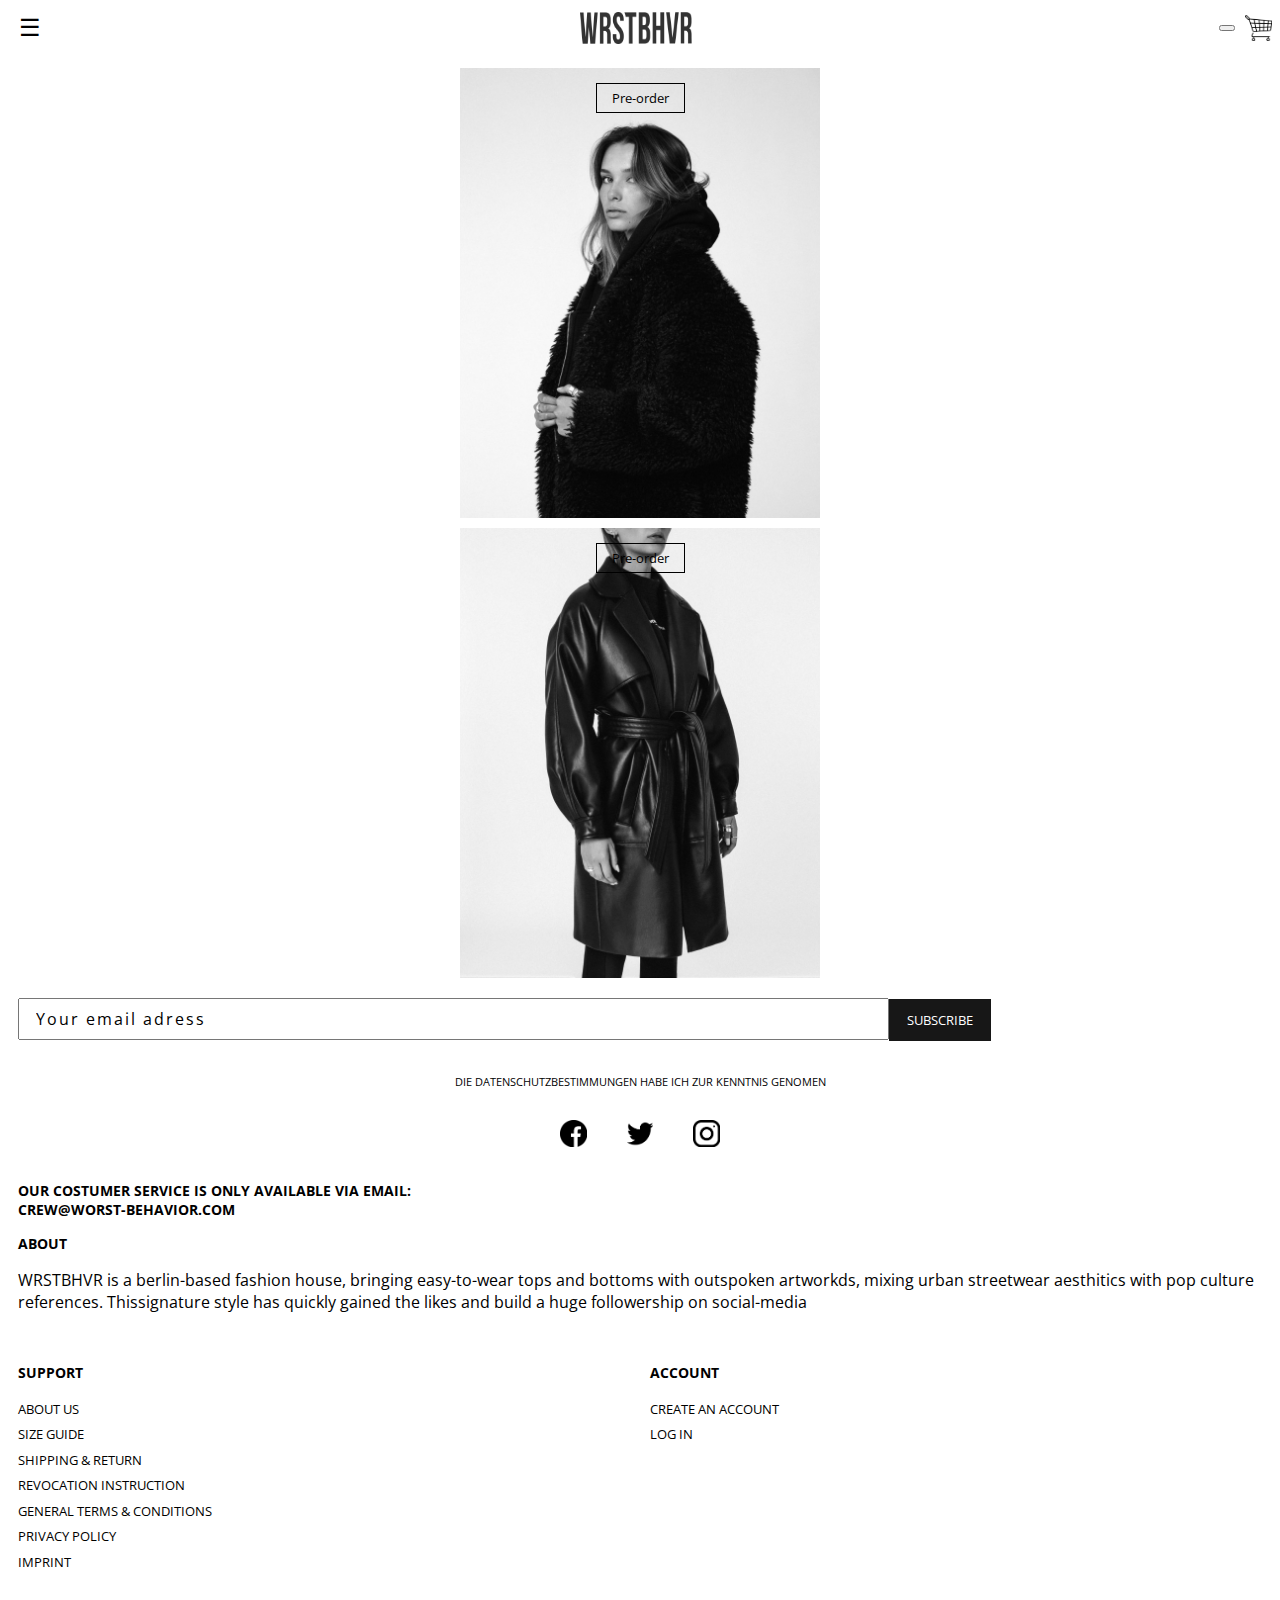
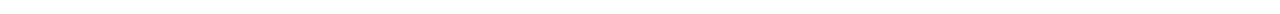
<file: index.html>
<!doctype html>
<html lang="nl">
<!-- UIT JAAR 3 -->
<head>
	<meta charset="UTF-8">
	<meta name="author" content="jouw naam">
	<meta name="viewport" content="width=device-width, initial-scale=1">

	<title>WRSTBHVR</title>

	<link href="styles/style.css" rel="stylesheet">
</head>

<body>
	<header>
		<nav>
			<button aria-hidden="true"></button>

			<ul>
				<div>
					<li><img src="images/logo.png" alt="logo"></li>
					<li>wish list</li>
					<li>my account</li>
				</div>

				<li>Men</li>
				<li>Women</li>
				<li>Accesories</li>
				<li>Sale Men</li>
				<li>Sale Women</li>

				<li>Help / Support</li>
				<li>Merchant Login</li>
				<li>Newsletter</li>
				<li>Payment / dispatch</li>
				<li>Privacy</li>
				<li>Change country</li>
				<li>€ EUR</li>
			</ul>
		</nav>

		<img src="images/logo.png" alt="logowrstbhvr" id='logo'>

		<button alt='search'></button>
        <button alt='shoppingcart'></button>
       
	</header>

	<main>

		<article>
			<img src="images/jas.jpg" alt="jacket">
			<button onclick="location.href='index2.html'" type="button">Pre-order</button>
		</article>

		<article>
			<img src="images/jas2.jpg" alt="jacket2">
			<button>Pre-order</button>
		</article>

	</main>

	<footer>

		<section>

			<article>
				<input type="text" value="Your email adress">
				<button>Subscribe</button>
				<p>die datenschutzbestimmungen habe ich zur kenntnis genomen</p>
			</article>

			<article>
				<button alt='facebook'></button>
				<button alt='twitter'></button>
				<button alt='instagram'></button>
			</article>

			<article>
				<h3>our costumer service is only available via email:</h3>
				<h3>crew@worst-behavior.com</h3>
			</article>

			<article>
				<h3>about</h3>
				<p>WRSTBHVR is a berlin-based fashion house, bringing easy-to-wear tops and bottoms with outspoken
					artworkds, mixing urban streetwear aesthitics with pop culture references. Thissignature style has
					quickly gained the likes and build a huge followership on social-media</p>
			</article>

		</section>

		<section>
			<ul>
				<h3>support</h3>
				<li>About us</li>
				<li>size guide</li>
				<li>shipping & return</li>
				<li>revocation instruction</li>
				<li>general terms & conditions</li>
				<li>privacy policy</li>
				<li>imprint</li>
			</ul>
		</section>

		<section>
			<h3>account</h3>
			<ul>
				<li>create an account</li>
				<li>log in</li>
			</ul>
		</section>

		
		<section>

		</section>


	</footer>


	<script src="scripts/script.js"></script>
</body>

</html>
</file>
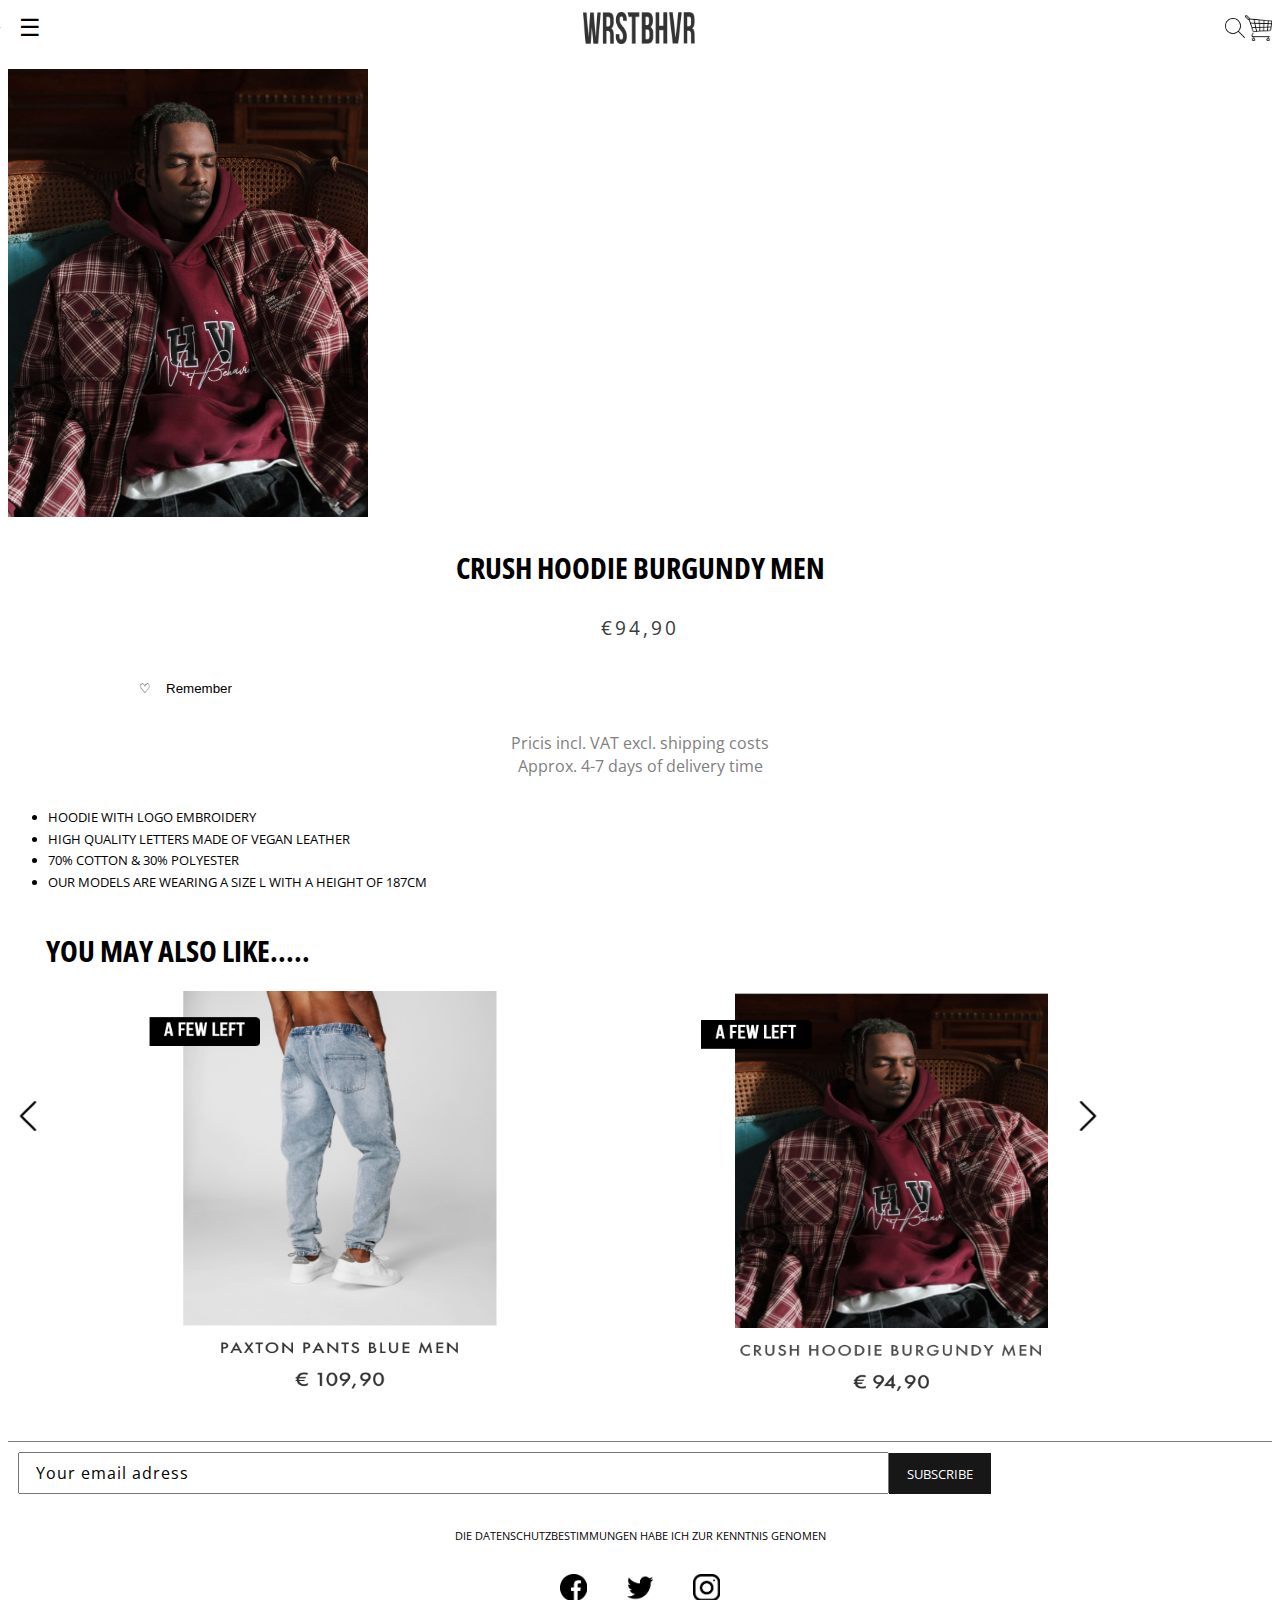
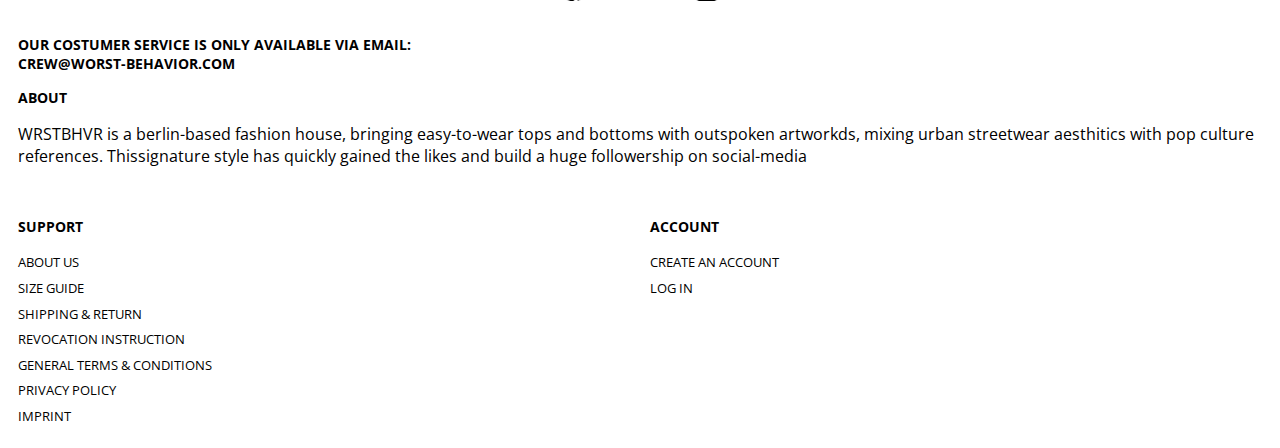
<file: index2.html>
<!doctype html>
<html lang="nl">

<head>
    <meta charset="UTF-8">
    <meta name="author" content="jouw naam">
    <meta name="viewport" content="width=device-width, initial-scale=1">

    <title>WRSTBHVR</title>

    <link href="styles/style2.css" rel="stylesheet">
</head>

<body>
    <header>
        <nav>
            <button aria-hidden="true"></button>

            <ul>
                <div>
                    <img src="images/logo.png" alt="logo">
                    <p>wish list</p>
                    <p>my account</p>
                </div>
                <li>Men</li>
                <li>Women</li>
                <li>Accesories</li>
                <li>Sale Men</li>
                <li>Sale Women</li>

                <!-- andere ul -->

                <li>Help / Support</li>
                <li>Merchant Login</li>
                <li>Newsletter</li>
                <li>Payment / dispatch</li>
                <li>Privacy</li>
                <li>Change country</li>
                <li>€ EUR</li>
            </ul>
        </nav>


        <img src="images/logo.png" alt="logowrstbhvr" id='logo'>

        <button id="search" alt='search'></button>
        
        <button alt='shoppingcart'></button>
       
    
    </header>

    <main>
        <section>
            <img src="images/crushhoodieburgundy.png" alt="crushhoodieburgundy">
            <h2>Crush Hoodie Burgundy Men</h2>
            <p>€94,90</p>
            <button alt='like-button'>Remember</button>
            <p>Pricis incl. VAT excl. shipping costs</p>
            <p>Approx. 4-7 days of delivery time</p>
        </section>
        <section>
            <ul>
                <li>Hoodie with logo embroidery</li>
                <li>High quality letters made of vegan leather</li>
                <li>70% cotton & 30% polyester</li>
                <li>Our models are wearing a size l with a height of 187cm</li>

            </ul>
        </section>
        <section>

            <h2>You may also like.....</h2>

            <ul id="alsoLikeCarousel">

                <li><img src="images/slideshow1.png" alt="Hoody1"></li>
                <li><img src="images/slideshow2.png" alt="Hoody2"></li>
                <li><img src="images/slideshow3.png" alt="Hoody3"></li>

            </ul>

            <!-- id voor button voor js -->
            <button id="backbutton"></button>
            <button id="nextbutton"></button>
        
        </section>

    </main>

    <footer>

        <section>

            <article>
                <input type="text" value="Your email adress">
                <button>Subscribe</button>
                <p>die datenschutzbestimmungen habe ich zur kenntnis genomen</p>
            </article>

            <article>
                <button alt='facebook'></button>
                <button alt='twitter'></button>
                <button alt='instagram'></button>
            </article>

            <article>
                <h3>our costumer service is only available via email:</h3>
                <h3>crew@worst-behavior.com</h3>
            </article>

            <article>
                <h3>about</h3>
                <p>WRSTBHVR is a berlin-based fashion house, bringing easy-to-wear tops and bottoms with outspoken
                    artworkds, mixing urban streetwear aesthitics with pop culture references. Thissignature style has
                    quickly gained the likes and build a huge followership on social-media</p>
            </article>

        </section>

        <section>
            <ul>
                <h3>support</h3>
                <li>About us</li>
                <li>size guide</li>
                <li>shipping & return</li>
                <li>revocation instruction</li>
                <li>general terms & conditions</li>
                <li>privacy policy</li>
                <li>imprint</li>
            </ul>
        </section>

        <section>
            <h3>account</h3>
            <ul>
                <li>create an account</li>
                <li>log in</li>
            </ul>
        </section>

      
        


    </footer>


    <script src="scripts/script.js"></script>
</body>

</html>
</file>
<file: styles/style.css>
/* CSS Document */
@import url('https://fonts.googleapis.com/css2?family=Open+Sans+Condensed:wght@300;700&display=swap');

*,
*::after,
*::before {
  box-sizing: border-box;
}

body {
  font-family: 'Open Sans Condensed', sans-serif;

}

header {
  display: flex;
  margin-bottom: 20px;
  justify-content: space-around;
  align-items: center;

}


header img:first-of-type {
  max-width: 7em;
  height: 2em;
  margin: 0 auto;


}


nav {
  align-self: flex-start;
}

nav li {
  list-style-type: none;
  padding: 10px;

}

/* hamburgermenu button*/
header nav button {
  position: relative;
  font-size: 2em;
  border: none;
  cursor: pointer;
  background-color: white;
  z-index: 100;
  appearance: none;


}

header nav button::before {
  content: "\2630 ";
  display: inline-block;
  width: 1em;
  transform: scale(.75);

}


header nav.toonMenu button::before {
  content: none;
  /* transform: scale(.75);
  width: 2.5em;
  display: inline-block;
  z-index: 4; */
}

/* tekst in hamburgermenu */

header nav ul {
  display: flex;
  flex-direction: column;
  margin: 0;
  padding: 5em 0 0;
  background: white;
  list-style: none;
  font-size: .8em;
  position: absolute;
  left: 0;
  right: 7em;
  top: 0;
  bottom: 0;
  transform: translatex(-100%);
  transition: .3s;
  z-index: 3;
}

header nav ul div {
  display: flex;
  margin-top: -55px;
  justify-content: space-between;

}

header nav ul div p {
  text-transform: uppercase;

}


header nav ul li:nth-of-type(1n+6) {
  color: lightgrey;
  border: none;

}

header nav ul li {
  border-bottom: .1px solid gray;
  text-transform: uppercase;
  padding: 1em;

}


header nav ul li:nth-child(1){
  margin-top: -50px;

}

nav.toonMenu ul {
  transform: translatex(0);

}

nav.toonMenu::before main {
  transition: margin-right 2s;
}

/* search button */
/* header button:nth-of-type(1), dit pakt zowel de 1e button als 2e button */
#search {
  background-image: url('../images/search.png');
  width: 1.5em;
  height: 1.5em;
  background-color: white;
  background-size: cover;
  border: none
}

/* shoppingcart button */
header button:nth-of-type(2) {
  background-image: url('../images/shopping-cart\ \(1\).png');
  width: 2em;
  height: 2em;
  background-color: white;
  background-size: cover;
  border: none;
  margin-left: 10px;

}


/* main */
main article {
  position: relative;
  display: flex;
  justify-content: center;
  align-items: center;
  padding-bottom: 10px;
}

main article img {
  min-width: 350px;
  max-width: 360px;
  min-height: auto;
  max-height: 500px;

}

main article button {
  border: solid 1px black;
  padding: 5px 15px;
  font-family: 'Open Sans Condensed', sans-serif;
  background: transparent;
  position: absolute;
  z-index: 1;
  top: 15px;


}



/* footer styling */
footer {
  display: flex;
  flex-wrap: wrap;
}

footer section {
  padding: 10px;

}

/* support & account flexboxen naast elkaar */
footer section:nth-of-type(2) {
  flex: 0 50%;
}

footer section:nth-of-type(3) {
  flex: 0 50%;
}

/* lijnt de list-items gelijk met h3 */
footer section ul {
  margin: 0;
  padding: 0;
}

/* styling van de lists */
footer section ul li {
  list-style-type: none;
  text-transform: uppercase;
  line-height: 2em;
  font-size: .8em;

}

footer h3 {
  text-transform: uppercase;
  font-weight: bold;
  font-size: .9em;
}

/* styling van de input */

footer input {
  font-family: 'Open Sans Condensed', sans-serif;
  width: 70%;
  font-size: 1em;
  padding: .5em 1em;
  letter-spacing: 2px;

}

footer article:first-of-type button {
  font-family: 'Open Sans Condensed', sans-serif;
  text-transform: uppercase;
  font-size: .8em;
  background-color: #171717;
  color: white;
  padding: .9em 1.4em;
  margin-left: -.3em;
  border-style: none;

}

footer article:first-of-type p {
  text-transform: uppercase;
  font-size: .7em;
  text-align: center;
  margin-top: 3em;

}


/* styling van de social media kanalen buttons */
footer section article:nth-of-type(2) {
  display: flex;
  flex-wrap: wrap;
  justify-content: center;
  align-content: space-between;

}

footer section article:nth-of-type(3) h3:first-of-type {
  margin-bottom: -1em;

}

footer section article:nth-of-type(2) button:first-child {
  background-image: url('../images/facebook.png');
  padding: 1em;
  margin: 1.5em;
  border-style: none;
  background-size: cover;
  background-color: white;

}

footer section article:nth-of-type(2) button:nth-child(2) {
  background-image: url('../images/twitter.png');
  padding: 1em;
  margin: 1.5em;
  border-style: none;
  background-size: cover;
  background-color: white;

}

footer section article:nth-of-type(2) button:nth-child(3) {
  background-image: url('../images/instagram.png');
  padding: 1em;
  margin: 1.5em;
  border-style: none;
  background-size: cover;
  background-color: white;

}
</file>
<file: styles/style2.css>
/* CSS Document */
@import url('https://fonts.googleapis.com/css2?family=Open+Sans+Condensed:wght@300;700&display=swap');

*,
*::after,
*::before {
  box-sizing: border-box;
}

body {
  font-family: 'Open Sans Condensed', sans-serif;

}

header {
  display: flex;
  margin-bottom: 20px;
  justify-content: space-around;
  align-items: center;

}


header img:first-of-type {
  max-width: 7em;
  height: 2em;
  margin: 0 auto;

}


nav {
  align-self: flex-start;

}

nav li {
  list-style-type: none;
  padding: 10px;

}

/* hamburgermenu button*/
header nav button {
  position: relative;
  font-size: 2em;
  border: none;
  cursor: pointer;
  background-color: white;
  z-index: 100;
  appearance: none;

}

header nav button::before {
  content: "\2630 ";
  display: inline-block;
  width: 1em;
  transform: scale(.75);

}


header nav.toonMenu button::before {
  /* content: none; */
  /* transform: scale(.75);
  width: 2.5em;
  display: inline-block;
  z-index: 4;  */
}

/* tekst in hamburgermenu */
header nav ul {
  display: flex;
  flex-direction: column;
  margin: 0;
  padding: 5em 0 0;
  background: white;
  list-style: none;
  font-size: .8em;
  position: absolute;
  left: 0;
  right: 7em;
  top: 0;
  bottom: 0;
  transform: translatex(-100%);
  transition: .3s;
  z-index: 3;
}

header nav ul div {
  display: flex;
  margin-top: -55px;
  /* border: 1px solid red; */
  justify-content: space-between;

}

header nav ul div p {
  text-transform: uppercase;

}

header nav ul li:nth-of-type(1n+6) {
  color: lightgrey;
  border: none;

}

header nav ul li {
  border-bottom: .1px solid gray;
  text-transform: uppercase;
  padding: 1em;

}

header nav ul li:nth-child(1) {
  margin-top: -50px;
}

nav.toonMenu ul {
  transform: translatex(0);
}

/* search button */
/* header button:nth-of-type(1) */
#search {
  background-image: url('../images/search.png');
  width: 1.5em;
  height: 1.5em;
  background-color: white;
  background-size: cover;
  border: none
}

/* shoppingcart button */
header button:nth-of-type(2) {
  background-image: url('../images/shopping-cart\ \(1\).png');
  width: 2em;
  height: 2em;
  background-color: white;
  background-size: cover;
  border: none;

}



/* main */
main section img {
  min-width: 350px;
  max-width: 360px;
  min-height: auto;
  max-height: 500px;

}

h2 {
  text-transform: uppercase;
  text-align: center;
  font-size: 1.9em;
  font-stretch: condensed;

}

main section p:first-of-type {
  text-align: center;
  color: #3A3B3C;
  letter-spacing: 3px;
  font-size: 1.2em;

}

main section:first-of-type button {
  border: none;
  background: none;
  margin: 20px 110px 50px 110px;
  font-family: 'poppins', sans-serif;

}




main section:first-of-type button::before {
  content: "\2661";
  padding: 15px;



}

main section:first-of-type button:active:before {
  content: "\1F496" !important;

}


main section p:nth-child(n+5) {
  text-align: center;
  color: grey;
  font-size: 1em;
  margin-top: -15px;

}

main section ul {
  margin-top: 30px;

}

main section ul li {
  text-transform: uppercase;
  line-height: 170%;
  font-size: .8em;


}



/* you may also like carousel */


main section:nth-of-type(3) {
  display: flex;
  justify-content: space-between;
  align-items: center;
  max-width: 1100px;
  overflow-x: hidden;
  flex-wrap: wrap;
}

main section:nth-of-type(3) h2 {
  margin: 20px;
  width: 300px;
}

main section:nth-of-type(3) ul {
  display: inline-flex;
  z-index: 0;
  height: 350px;
  margin: 150px;
  margin-left: -50px;

}




main section:nth-of-type(3) ul li {
  display: block;
  padding: 100px;
  z-index: 0;
  width: 450px;
  max-height: 80px;
  margin: 50px;
  margin-top: -250px;
}

main section:nth-of-type(3) ul li img {
  width: 100px;
  height: 400px;

}

/*buttons style*/

main section:nth-of-type(3) button:first-of-type {
  background-image: url("../images/back.png");
  width: 3em;
  height: 3em;
  float: right;
  background-color: transparent;
  background-size: cover;
  transform: scale(.75);
  margin-top: -1050px;
  z-index: 5;
  border: none
}

main section:nth-of-type(3) button:first-of-type {
  cursor: pointer;
}

main section:nth-of-type(3) button:nth-of-type(2) {
  background-image: url("../images/next.png");
  width: 3em;
  height: 3em;
  float: left;
  background-color: transparent;
  background-size: cover;
  transform: scale(.75);
  margin-top: -1050px;
  z-index: 5;
  border: none
}

main section:nth-of-type(3) button:nth-of-type(2) {
  cursor: pointer;
}




/* footer styling */
footer {
  display: flex;
  flex-wrap: wrap;
  margin-top: -200px;
  border-top: .5px solid grey;
}

footer section {
  padding: 10px;

}

/* support & account flexboxen naast elkaar */
footer section:nth-of-type(2) {
  flex: 0 50%;
}

footer section:nth-of-type(3) {
  flex: 0 50%;
}

/* lijnt de list-items gelijk met h3 */
footer section ul {
  margin: 0;
  padding: 0;
}

/* styling van de lists */
footer section ul li {
  list-style-type: none;
  text-transform: uppercase;
  line-height: 2em;
  font-size: .8em;

}

footer h3 {
  text-transform: uppercase;
  font-weight: bold;
  font-size: .9em;
}

/* styling van de input */

footer input {
  font-family: 'Open Sans Condensed', sans-serif;
  width: 70%;
  font-size: 1em;
  padding: .5em 1em;
  letter-spacing: 1px;

}

footer article:first-of-type button {
  font-family: 'Open Sans Condensed', sans-serif;
  text-transform: uppercase;
  font-size: .8em;
  background-color: #171717;
  color: white;
  padding: .9em 1.4em;
  margin-left: -.3em;
  border-style: none;

}

footer article:first-of-type p {
  text-transform: uppercase;
  font-size: .7em;
  text-align: center;
  margin-top: 3em;

}


/* styling van de social media kanalen buttons */
footer section article:nth-of-type(2) {
  display: flex;
  flex-wrap: wrap;
  justify-content: center;
  align-content: space-between;

}

footer section article:nth-of-type(3) h3:first-of-type {
  margin-bottom: -1em;

}

footer section article:nth-of-type(2) button:first-child {
  background-image: url('../images/facebook.png');
  padding: 1em;
  margin: 1.5em;
  border-style: none;
  background-size: cover;
  background-color: white;

}

footer section article:nth-of-type(2) button:nth-child(2) {
  background-image: url('../images/twitter.png');
  padding: 1em;
  margin: 1.5em;
  border-style: none;
  background-size: cover;
  background-color: white;

}

footer section article:nth-of-type(2) button:nth-child(3) {
  background-image: url('../images/instagram.png');
  padding: 1em;
  margin: 1.5em;
  border-style: none;
  background-size: cover;
  background-color: white;

}
</file>
